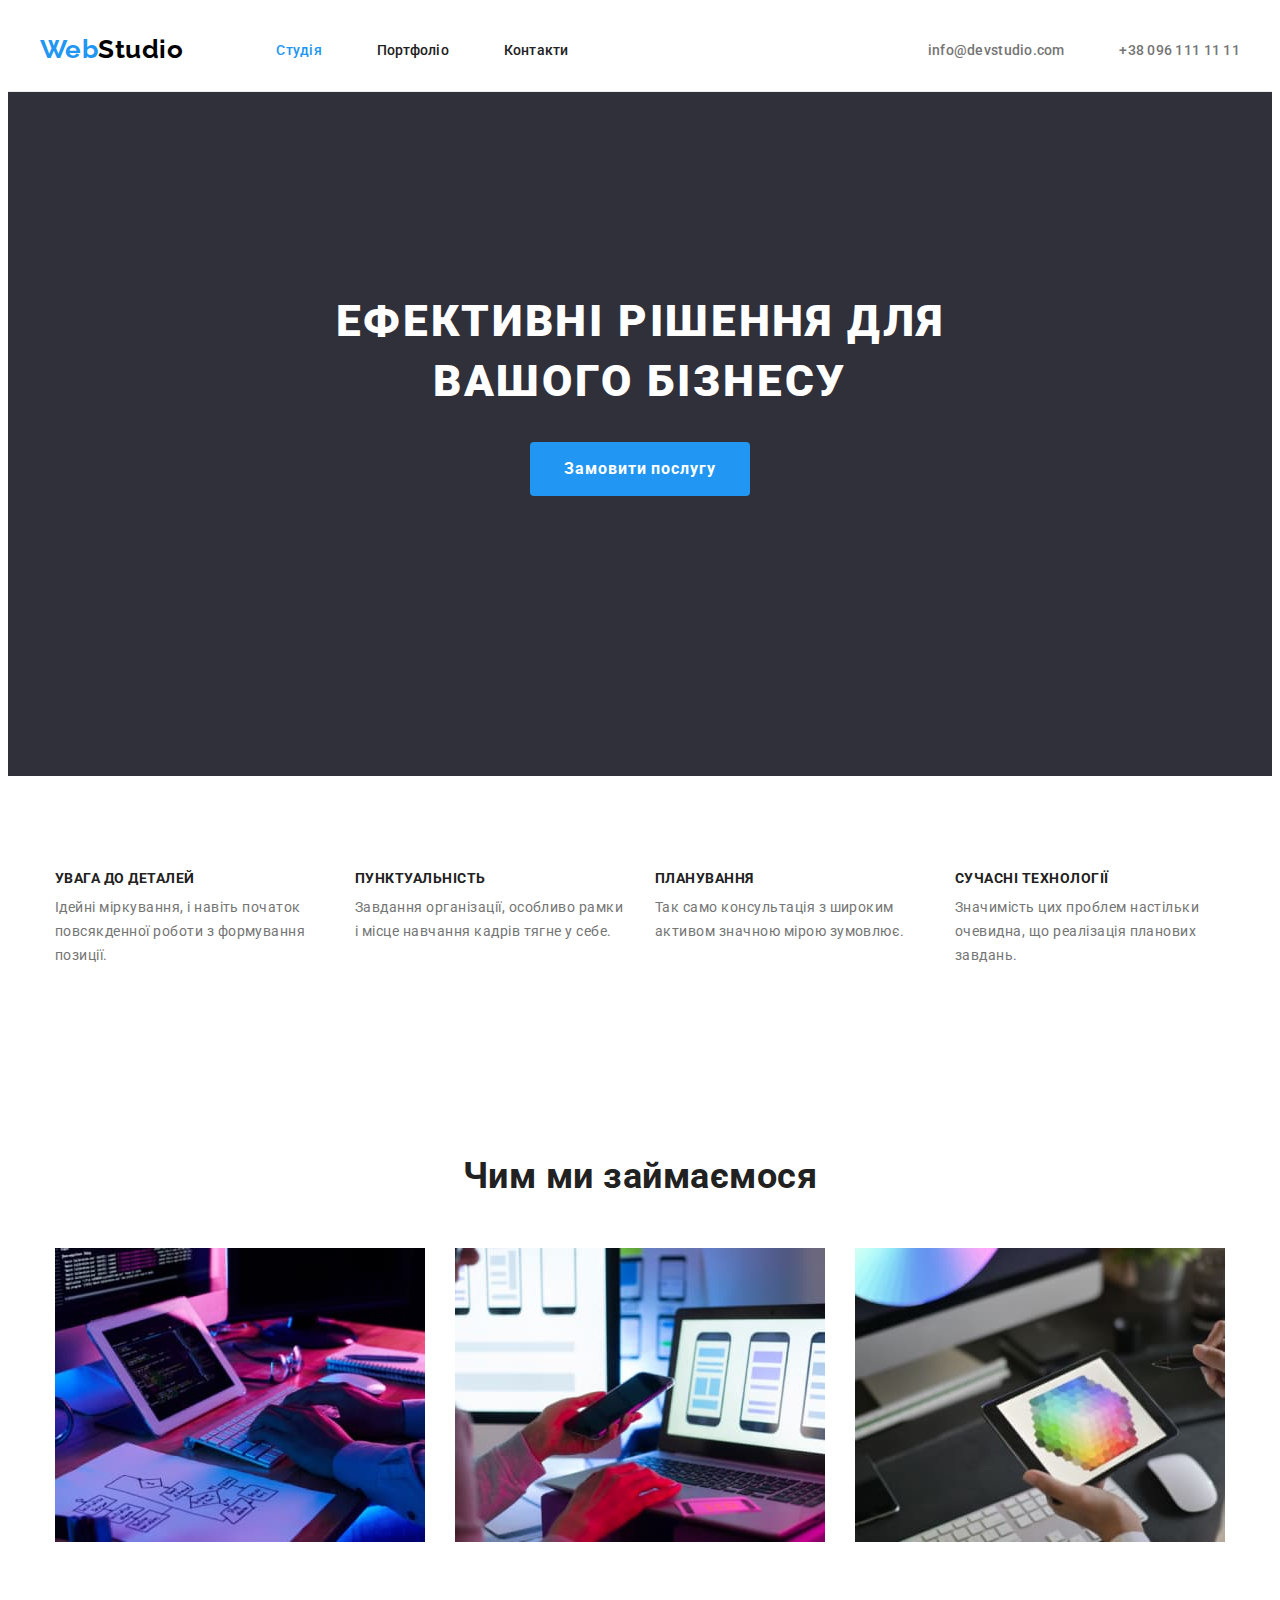
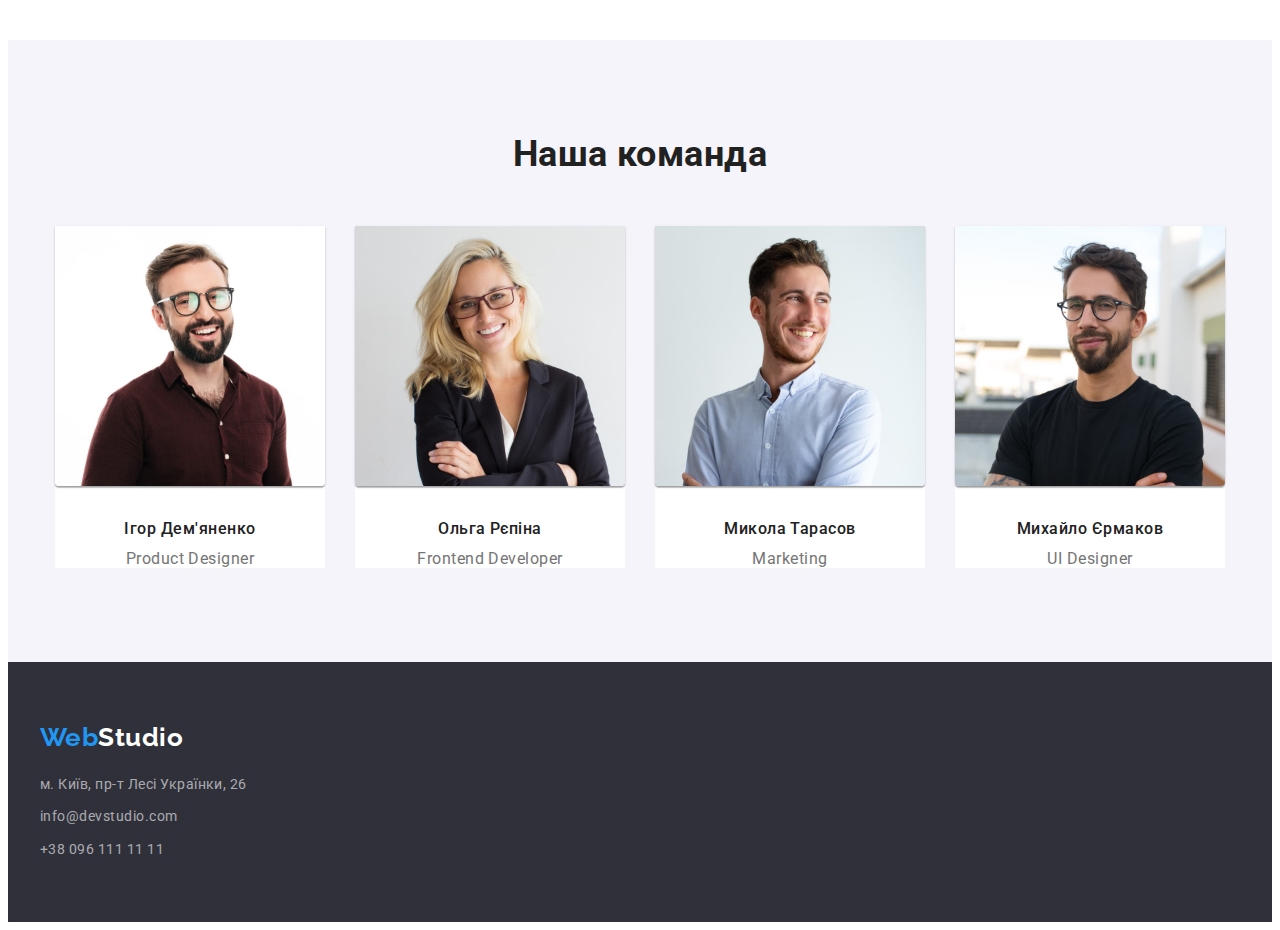
<file: index.html>
<!DOCTYPE html>
<html lang="uk">
  <head>
    <meta charset="UTF-8" />
    <meta http-equiv="X-UA-Compatible" content="IE=edge" />
    <meta name="viewport" content="width=device-width, initial-scale=1.0" />
    <link rel="preconnect" href="https://fonts.googleapis.com">
    <link rel="preconnect" href="https://fonts.gstatic.com" crossorigin>
    <link href="https://fonts.googleapis.com/css2?family=Raleway:wght@700&family=Roboto:wght@400;500;700;900&display=swap" rel="stylesheet">
    <title>WebStudio</title>
    <link rel="stylesheet" href="css/styles.css">
  </head>
  <body>
    <!-- Hat -->
    <header class="background-header">
      <div class="container list logo-heder">
        <nav class="logonav">
          <div class="logo">
            <!-- Logo -->
            <a href="./index.html" class="headerlogo"
            ><span class="logo-web">Web</span>Studio</a>
          </div>
          <ul class="site-nav list">
            <li class="item"><a href="./index.html" class="navigation current">Студія</a></li>
            <li class="item"><a href="./portfolio.html" class="navigation">Портфоліо</a></li>
            <li class="item"><a href="#" class="navigation">Контакти</a></li>
          </ul>
        </nav>
        <!-- Contacts -->
        <ul class="auth list">
          <li class="item"><a href="mailto:info@devstudio.com" class="headcontact-addres">info@devstudio.com</a></li>
          <li class="item"><a href="tel:+380961111111" class="headcontact-addres">+38 096 111 11 11</a></li>
        </ul>
      </div>
    </header>
    <!-- main -->
    <main>
      <!-- section hero -->
      <section class="hero">
        <div class="container list">
          <h1 class="hero-title list">Ефективні рішення для вашого бізнесу</h1>
          <button type="button" class="button-hero">Замовити послугу</button>
        </div>
      </section>
      <!-- why are we -->
      <section class="section">
        <div class="container list">
          <h2 class="visually-hidden">Чому саме ми</h2>
          <ul class="list about-us">
            <li class="about-us-text">
              <h3 class="title list">УВАГА ДО ДЕТАЛЕЙ</h3>
              <p class="title-text list">
                Ідейні міркування, і навіть початок повсякденної роботи з
                формування позиції.
              </p>
            </li>
            <li class="about-us-text">
            <h3 class="title list">ПУНКТУАЛЬНІСТЬ</h3>
              <p class="title-text list">
                Завдання організації, особливо рамки і місце навчання кадрів тягне
                у себе.
              </p>
            </li>
            <li class="about-us-text">
              <h3 class="title list">ПЛАНУВАННЯ</h3>
              <p class="title-text list">
                Так само консультація з широким активом значною мірою зумовлює.
              </p>
            </li>
            <li class="about-us-text">
              <h3 class="title list">СУЧАСНІ ТЕХНОЛОГІЇ</h3>
              <p class="title-text list">
                Значимість цих проблем настільки очевидна, що реалізація планових
                завдань.
              </p>
            </li>
          </ul>
        </div>
      </section>
      <!-- What are we doing. -->
      <section class="section">
        <div class="container list img-work">
          <h2 class="section-title list">Чим ми займаємося</h2>
          <ul class="list card">
            <li class="list card-list">
              <img
                src="./images/сoding-on-tablet.jpg"
                alt="сoding on tablet"
                width="370"
                height="294"
              />
            </li>
            <li class="list card-list">
              <img
                src="./images/laptop-and-mobile-phone.jpg"
                alt="laptop and mobile phone"
                width="370"
                height="294"
              />
            </li>
            <li class="list card-list">
              <img
                src="./images/сolor-selection-on-tablet.jpg"
                alt="сolor selection on tablet"
                width="370"
                height="294"
              />
            </li>
          </ul>
        </div>
      </section>
      <!-- our team -->
      <section class="section our-team">
        <div class="container list">
          <h2 class="section-title list">Наша команда</h2>
          <ul class="list img-card">
            <li class="img-team list">
              <img
                src="./images/Igor-Demyanenko.jpg"
                alt="Igor Demyanenko"
                width="270"
                height="260" class="photocard"
              />
              <h3 class="img-title list">Ігор Дем'яненко</h3>
              <p class="img-text list">Product Designer</p>
            </li>
            <li class="img-team list">
              <img
                src="./images/Olga-Repina.jpg"
                alt="Olga Repina"
                width="270"
                height="260" class="photocard"
              />
              <h3 class="img-title list">Ольга Рєпіна</h3>
              <p class="img-text list">Frontend Developer</p>
            </li>
            <li class="img-team list">
              <img
                src="./images/Mikola-Tarasov.jpg"
                alt="Mikola Tarasov"
                width="270"
                height="260" class="photocard"
              />
              <h3 class="img-title list">Микола Тарасов</h3>
              <p class="img-text list">Marketing</p>
            </li>
            <li class="img-team list">
              <img
                src="./images/Mikhailo-Yermakov.jpg"
                alt="Mikhailo Yermakov"
                width="270"
                height="260" class="photocard"
              />
              <h3 class="img-title list">Михайло Єрмаков</h3>
              <p class="img-text list">UI Designer</p>
            </li>
          </ul>
        </div>
        
      </section>
    </main>
    <!-- footer -->
    <footer class="footer">
      <div class="container list footer-address">
        <div class="logo-footer">
          <!-- address -->
          <a href="./index.html" class="footerlogo"><span class="logo-web">Web</span>Studio</a>
        </div>
        <address class="address">
          <ul class="list footercontact">
            <li class="item">
              <a class="footercontact-addres list"
                href="https://goo.gl/maps/maQHvK9j9s51aTgQ8"
                target="_blank"
                rel="noreferrer noopener nofollow"
                title="Google Maps"
                >м. Київ, пр-т Лесі Українки, 26
              </a>
            </li>
            <li class="item"><a href="mailto:info@devstudio.com" class="footercontact-link">info@devstudio.com</a></li>
            <li class="item"><a href="tel:+380961111111" class="footercontact-link">+38 096 111 11 11</a></li>
          </ul>
        </address>
      </div>
      
    </footer>
  </body>
</html>
</file>
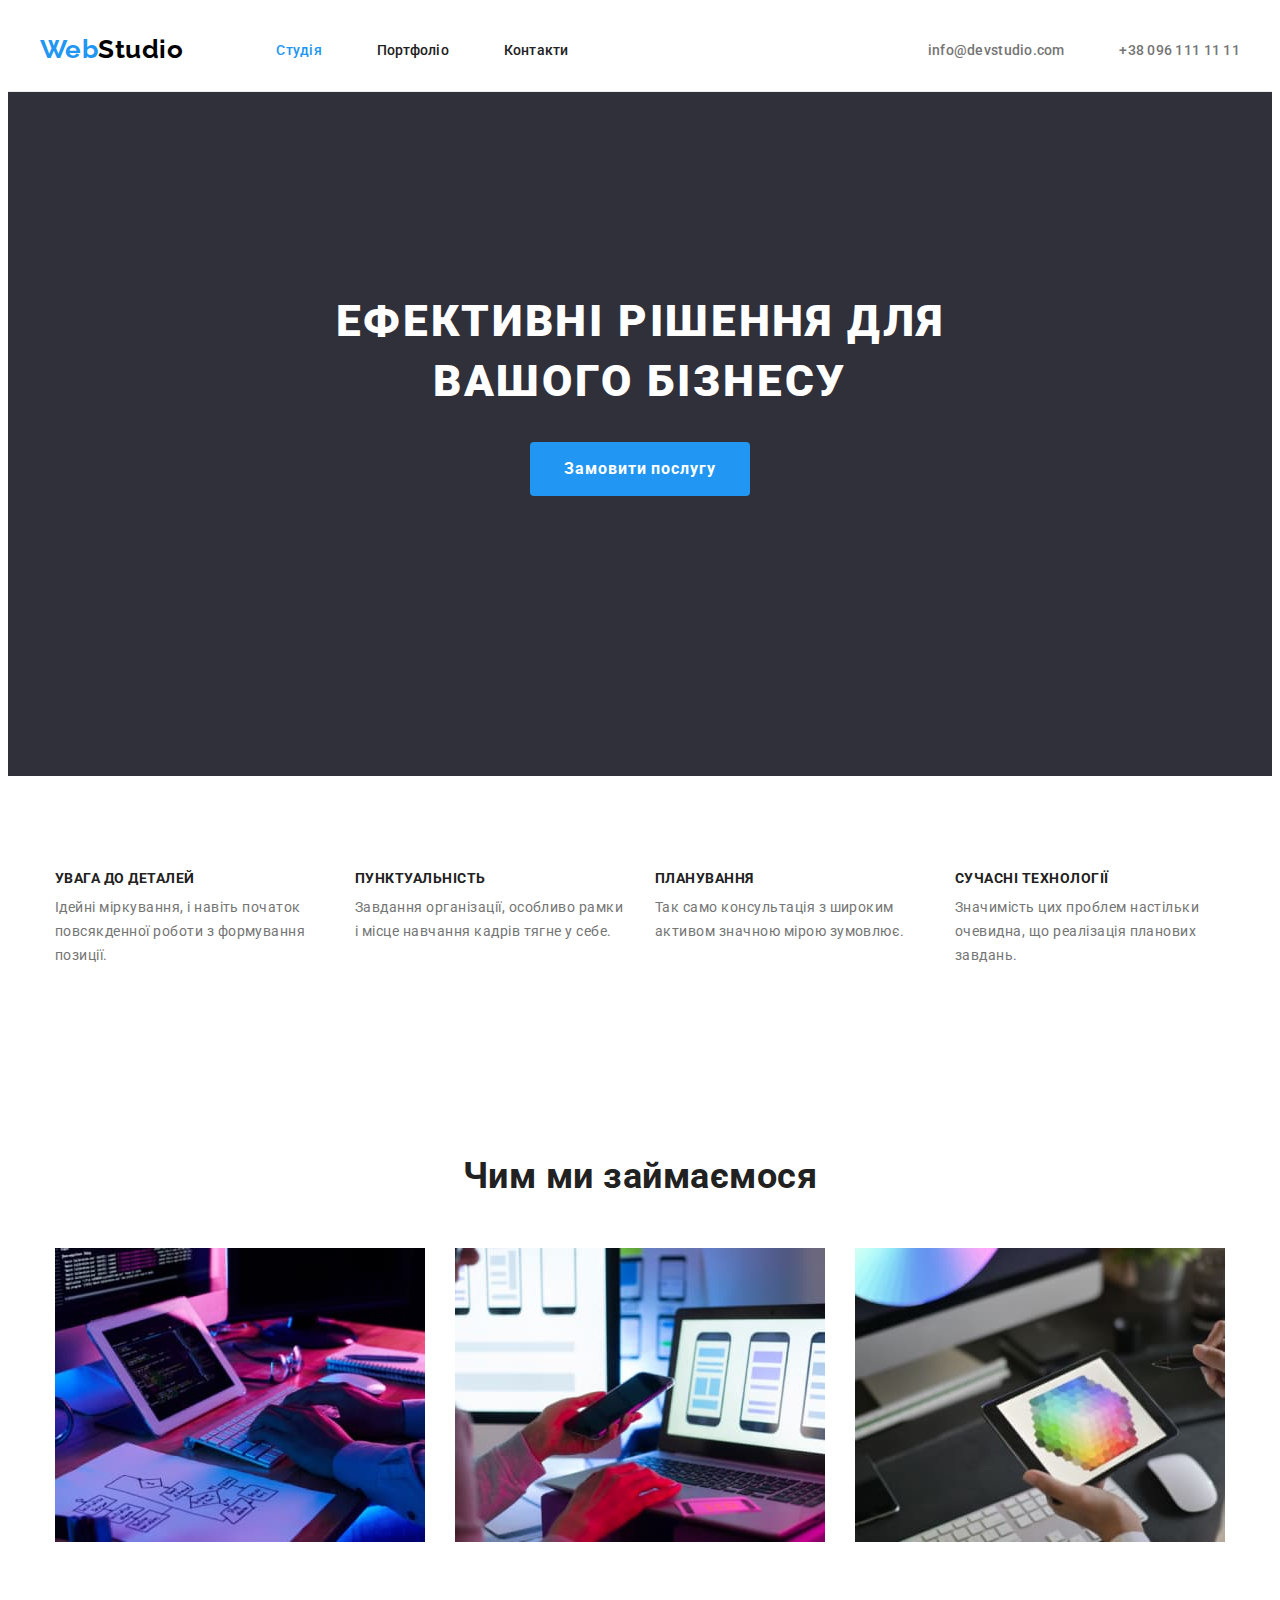
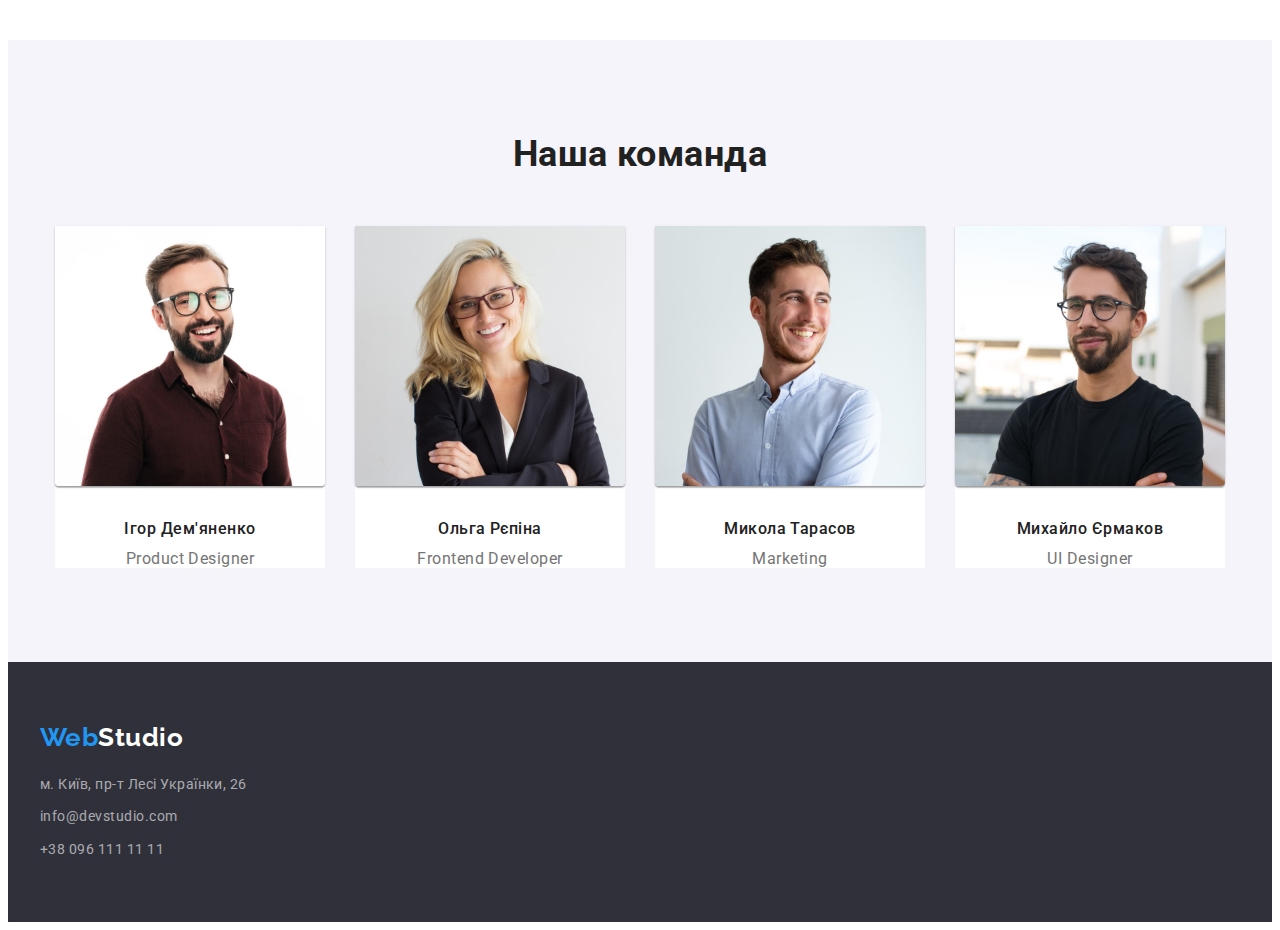
<file: index-trening.html>
<!DOCTYPE html>
<html lang="uk">
  <head>
    <meta charset="UTF-8" />
    <meta http-equiv="X-UA-Compatible" content="IE=edge" />
    <meta name="viewport" content="width=device-width, initial-scale=1.0" />
    <link rel="preconnect" href="https://fonts.googleapis.com">
    <link rel="preconnect" href="https://fonts.gstatic.com" crossorigin>
    <link href="https://fonts.googleapis.com/css2?family=Raleway:wght@700&family=Roboto:wght@400;500;700;900&display=swap" rel="stylesheet">
    <title>WebStudio</title>
    <link rel="stylesheet" href="css/styles.css">
  </head>
  <body>
    <!-- Hat -->
    <header class="background-header">
      <div class="container logo-heder">
        <nav class="logonav">
          <div class="logo">
            <!-- Logo -->
            <a href="./index.html" class="headerlogo"
            ><span class="logo-web">Web</span>Studio</a>
          </div>
          <ul class="site-nav list">
            <li class="item"><a href="./index.html" class="navigation current">Студія</a></li>
            <li class="item"><a href="./portfolio.html" class="navigation">Портфоліо</a></li>
            <li class="item"><a href="#" class="navigation">Контакти</a></li>
          </ul>
        </nav>
        <!-- Contacts -->
        <ul class="auth list">
          <li class="item"><a href="mailto:info@devstudio.com" class="headcontact-addres">info@devstudio.com</a></li>
          <li class="item"><a href="tel:+380961111111" class="headcontact-addres">+38 096 111 11 11</a></li>
        </ul>
      </div>
    </header>
    <!-- main -->
    <main>
      <!-- section hero -->
      <section class="hero">
        <div class="container">
          <h1 class="hero-title list">Ефективні рішення для вашого бізнесу</h1>
          <button type="button" class="button-hero">Замовити послугу</button>
        </div>
      </section>
      <!-- why are we -->
      <section class="section why-are-we">
        <div class="container">
          <h2 class="visually-hidden">Чому саме ми</h2>
          <ul class="list about-us">
            <li class="about-us-text">
              <h3 class="title list">УВАГА ДО ДЕТАЛЕЙ</h3>
              <p class="title-text list">
                Ідейні міркування, і навіть початок повсякденної роботи з
                формування позиції.
              </p>
            </li>
            <li class="about-us-text">
            <h3 class="title list">ПУНКТУАЛЬНІСТЬ</h3>
              <p class="title-text list">
                Завдання організації, особливо рамки і місце навчання кадрів тягне
                у себе.
              </p>
            </li>
            <li class="about-us-text">
              <h3 class="title list">ПЛАНУВАННЯ</h3>
              <p class="title-text list">
                Так само консультація з широким активом значною мірою зумовлює.
              </p>
            </li>
            <li class="about-us-text">
              <h3 class="title list">СУЧАСНІ ТЕХНОЛОГІЇ</h3>
              <p class="title-text list">
                Значимість цих проблем настільки очевидна, що реалізація планових
                завдань.
              </p>
            </li>
          </ul>
        </div>
      </section>
      <!-- What are we doing. -->
      <section class="section work">
        <div class="container img-work">
          <h2 class="section-title list">Чим ми займаємося</h2>
          <ul class="list card">
            <li class="list card-list">
              <img
                src="./images/сoding-on-tablet.jpg"
                alt="сoding on tablet"
                width="370"
                height="294"
              />
            </li>
            <li class="list card-list">
              <img
                src="./images/laptop-and-mobile-phone.jpg"
                alt="laptop and mobile phone"
                width="370"
                height="294"
              />
            </li>
            <li class="list card-list">
              <img
                src="./images/сolor-selection-on-tablet.jpg"
                alt="сolor selection on tablet"
                width="370"
                height="294"
              />
            </li>
          </ul>
        </div>
      </section>
      <!-- our team -->
      <section class="section our-team">
        <div class="container">
          <h2 class="section-title list">Наша команда</h2>
          <ul class="list img-card">
            <li class="img-team list">
              <img
                src="./images/Igor-Demyanenko.jpg"
                alt="Igor Demyanenko"
                width="270"
                height="260" class="photocard"
              />
              <h3 class="img-title list">Ігор Дем'яненко</h3>
              <p class="img-text list">Product Designer</p>
            </li>
            <li class="img-team list">
              <img
                src="./images/Olga-Repina.jpg"
                alt="Olga Repina"
                width="270"
                height="260" class="photocard"
              />
              <h3 class="img-title list">Ольга Рєпіна</h3>
              <p class="img-text list">Frontend Developer</p>
            </li>
            <li class="img-team list">
              <img
                src="./images/Mikola-Tarasov.jpg"
                alt="Mikola Tarasov"
                width="270"
                height="260" class="photocard"
              />
              <h3 class="img-title list">Микола Тарасов</h3>
              <p class="img-text list">Marketing</p>
            </li>
            <li class="img-team list">
              <img
                src="./images/Mikhailo-Yermakov.jpg"
                alt="Mikhailo Yermakov"
                width="270"
                height="260" class="photocard"
              />
              <h3 class="img-title list">Михайло Єрмаков</h3>
              <p class="img-text list">UI Designer</p>
            </li>
          </ul>
        </div>
        
      </section>
    </main>
    <!-- footer -->
    <footer class="footer">
      <div class="container footer-address">
        <div class="logo-footer">
          <!-- address -->
          <a href="./index.html" class="footerlogo"><span class="logo-web">Web</span>Studio</a>
        </div>
        <address class="address">
          <ul class="list footercontact">
            <li class="item">
              <a class="footercontact-addres list"
                href="https://goo.gl/maps/maQHvK9j9s51aTgQ8"
                target="_blank"
                rel="noreferrer noopener nofollow"
                title="Google Maps"
                >м. Київ, пр-т Лесі Українки, 26
              </a>
            </li>
            <li class="item"><a href="mailto:info@devstudio.com" class="footercontact-link">info@devstudio.com</a></li>
            <li class="item"><a href="tel:+380961111111" class="footercontact-link">+38 096 111 11 11</a></li>
          </ul>
        </address>
      </div>
      
    </footer>
  </body>
</html>
</file>
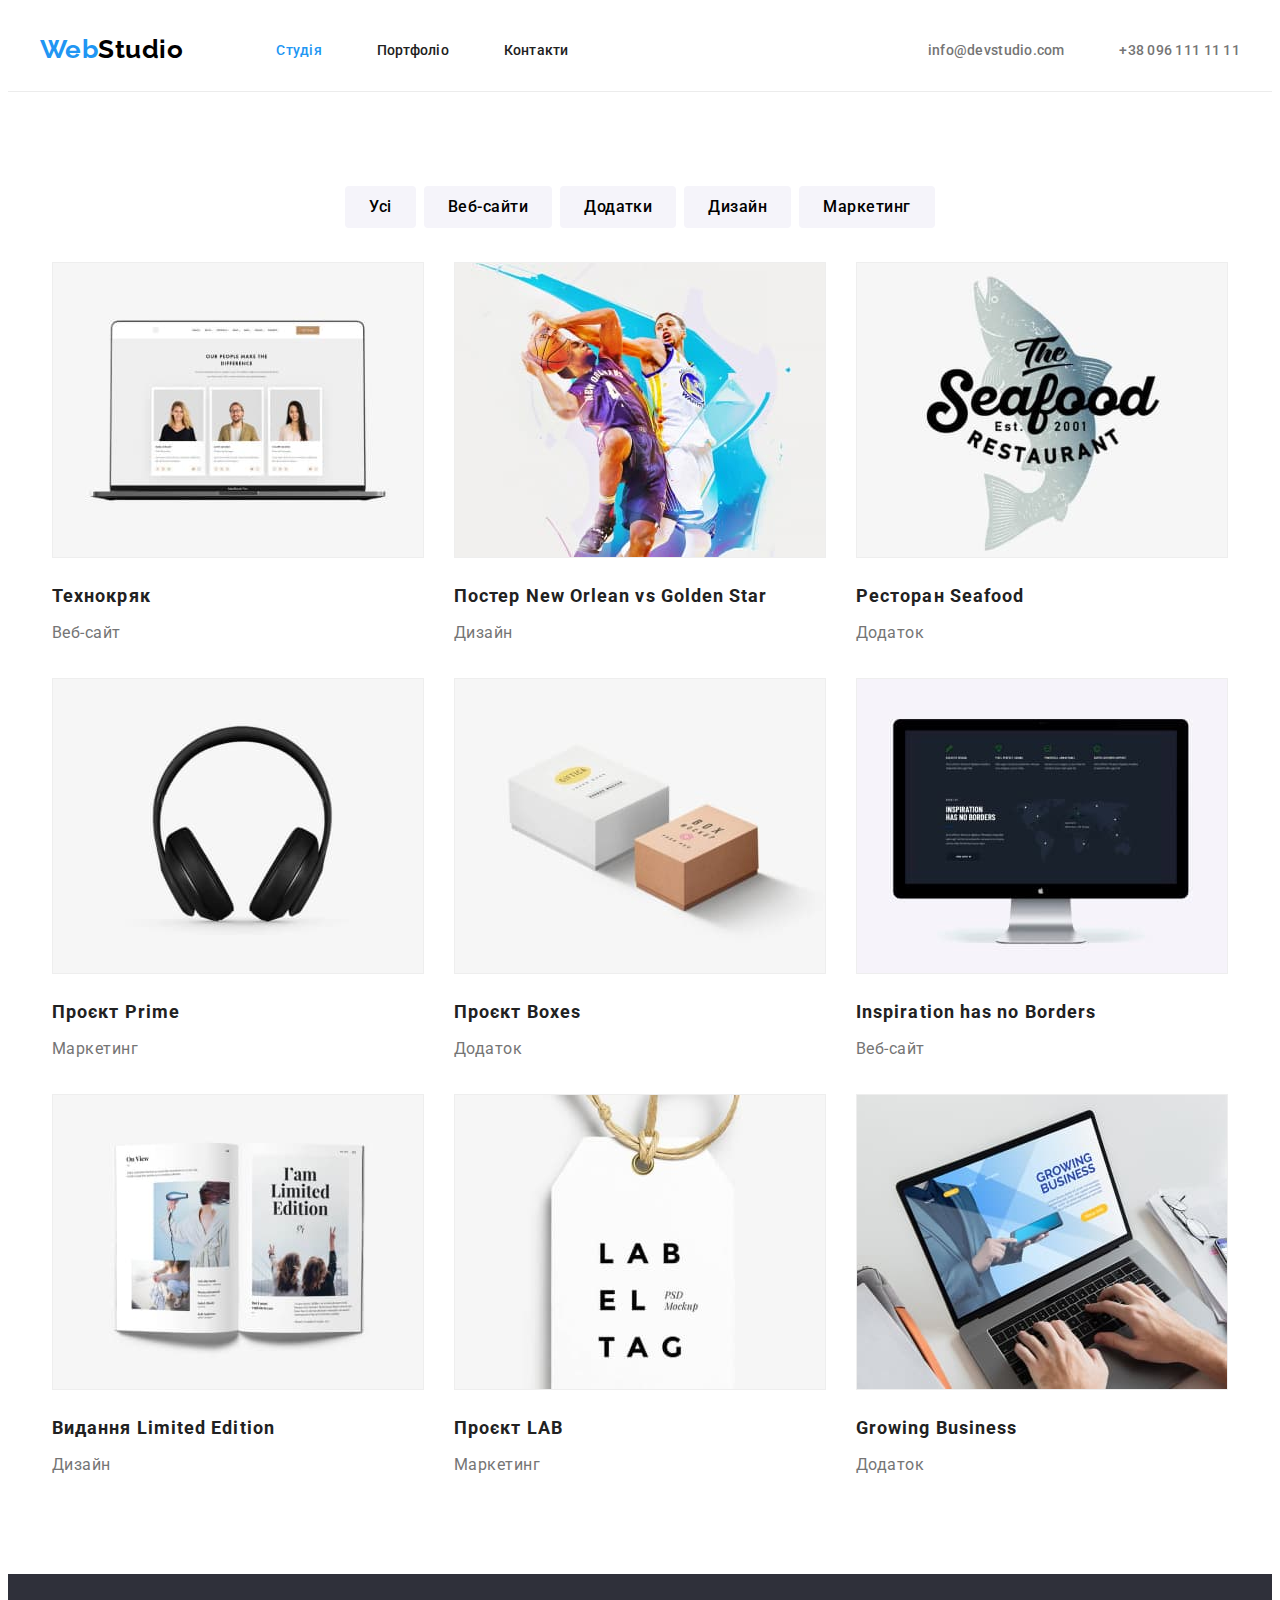
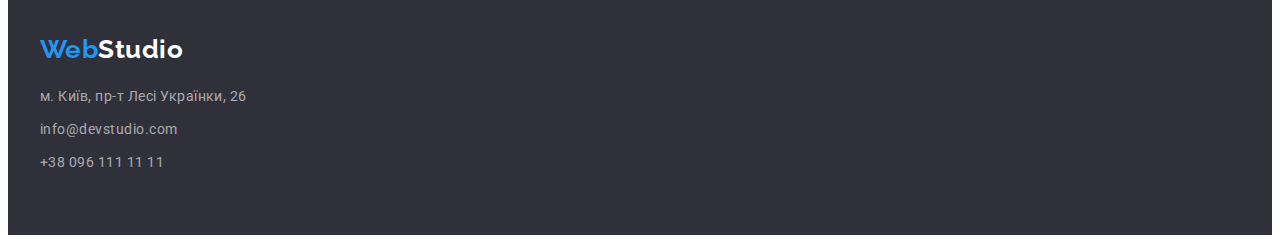
<file: portfolio-trening.html>
<!DOCTYPE html>
<html lang="uk">
  <head>
    <meta charset="UTF-8" />
    <meta http-equiv="X-UA-Compatible" content="IE=edge" />
    <meta name="viewport" content="width=device-width, initial-scale=1.0" />
    <link rel="preconnect" href="https://fonts.googleapis.com">
    <link rel="preconnect" href="https://fonts.gstatic.com" crossorigin>
    <link href="https://fonts.googleapis.com/css2?family=Raleway:wght@700&family=Roboto:wght@400;500;700;900&display=swap" rel="stylesheet">
    <title>Portfolio</title>
    <link rel="stylesheet" href="css/styles.css">
  </head>
  <body>
    <!-- Hat -->
    <header class="background-header">
      <div class="container logo-heder">
        <nav class="logonav">
          <div class="logo">
            <!-- Logo -->
            <a href="./index.html" class="headerlogo"
            ><span class="logo-web">Web</span>Studio</a>
          </div>
          <ul class="site-nav list">
            <li class="item"><a href="./index.html" class="navigation current">Студія</a></li>
            <li class="item"><a href="./portfolio.html" class="navigation">Портфоліо</a></li>
            <li class="item"><a href="#" class="navigation">Контакти</a></li>
          </ul>
        </nav>
        <!-- Contacts -->
        <ul class="auth list">
          <li class="item"><a href="mailto:info@devstudio.com" class="headcontact-addres">info@devstudio.com</a></li>
          <li class="item"><a href="tel:+380961111111" class="headcontact-addres">+38 096 111 11 11</a></li>
        </ul>
      </div>
    </header>
    <!-- main -->
    <main>
      <!-- Portfolio -->
      <section class="section portfolio">
        <div class="container">
          <h1 class="visually-hidden">Портфоліо</h1>
          <ul class="list portfolio-butten">
            <li class="portfolio-list"><button type="button" class="navigation-butten aii ">Усі</button></li>
            <li class="portfolio-list"><button type="button" class="navigation-butten">Веб-сайти</button></li>
            <li class="portfolio-list"><button type="button" class="navigation-butten">Додатки</button></li>
            <li class="portfolio-list"><button type="button" class="navigation-butten">Дизайн</button></li>
            <li class="portfolio-list"><button type="button" class="navigation-butten">Маркетинг</button></li>
          </ul>
          <ul class="list portfolio-card">
            <li class="portfolio-img">
              <a href="#"><img src="./images/notebook.jpg" alt="notebook" width="370" height="294" class="img-link" />
              <h2 class="imgsection-title list">Технокряк</h2>
              <p class="desc text list">Веб-сайт</p></a>
            </li>
            <li class="portfolio-img">
              <a href="#"><img src="./images/basketball-game.jpg" alt="basketball-game" width="370" height="294" class="img-link" />
              <h2 class="imgsection-title list">Постер New Orlean vs Golden Star</h2>
              <p class="desc list">Дизайн</p></a>
            </li>
            <li class="portfolio-img">
              <a href="#"><img src="./images/logo-seafood.jpg" alt="logo-seafood" width="370" height="294" class="img-link" />
              <h2 class="imgsection-title list">Ресторан Seafood</h2>
              <p class="desc list">Додаток</p></a>
            </li>
            <li class="portfolio-img">
              <a href="#"><img src="./images/headphones.jpg" alt="headphones" width="370" height="294" class="img-link" />
              <h2 class="imgsection-title list">Проєкт Prime</h2>
              <p class="desc list">Маркетинг</p></a>
            </li>
            <li class="portfolio-img">
              <a href="#"><img src="./images/boxes.jpg" alt="boxes" width="370" height="294" class="img-link" />
              <h2 class="imgsection-title list">Проєкт Boxes</h2>
              <p class="desc list">Додаток</p></a>
            </li>
            <li class="portfolio-img">
              <a href="#"><img src="./images/monitor.jpg" alt="monitor" width="370" height="294" class="img-link" />
              <h2 class="imgsection-title list">Inspiration has no Borders</h2>
              <p class="desc list">Веб-сайт</p></a>
            </li>
            <li class="portfolio-img">
              <a href="#"><img src="./images/open-book.jpg" alt="open-book" width="370" height="294" class="img-link" />
              <h2 class="imgsection-title list">Видання Limited Edition</h2>
              <p class="desc list">Дизайн</p></a>
            </li>
            <li class="portfolio-img">
              <a href="#"><img src="./images/commodity-label.jpg" alt="commodity-label" width="370" height="294" class="img-link" />
              <h2 class="imgsection-title list">Проєкт LAB</h2>
              <p class="desc list">Маркетинг</p></a>
            </li>
            <li class="portfolio-img">
              <a href="#"><img src="./images/work-on-laptop.jpg" alt="work-on-laptop" width="370" height="294" class="img-link" />
              <h2 class="imgsection-title list">Growing Business</h2>
              <p class="desc list">Додаток</p></a>
            </li>
          </ul>
        </div>
        
      </section>
    </main>
    <!-- footer -->
    <footer class="footer">
      <div class="container footer-address">
        <div class="logo-footer">
          <!-- address -->
          <a href="./index.html" class="footerlogo"><span class="logo-web">Web</span>Studio</a>
        </div>
        <address class="address">
          <ul class="list footercontact">
            <li class="item">
              <a class="footercontact-addres list"
                href="https://goo.gl/maps/maQHvK9j9s51aTgQ8"
                target="_blank"
                rel="noreferrer noopener nofollow"
                title="Google Maps"
                >м. Київ, пр-т Лесі Українки, 26
              </a>
            </li>
            <li class="item"><a href="mailto:info@devstudio.com" class="footercontact-link">info@devstudio.com</a></li>
            <li class="item"><a href="tel:+380961111111" class="footercontact-link">+38 096 111 11 11</a></li>
          </ul>
        </address>
      </div>
      
    </footer>
  </body>
</html>
</file>
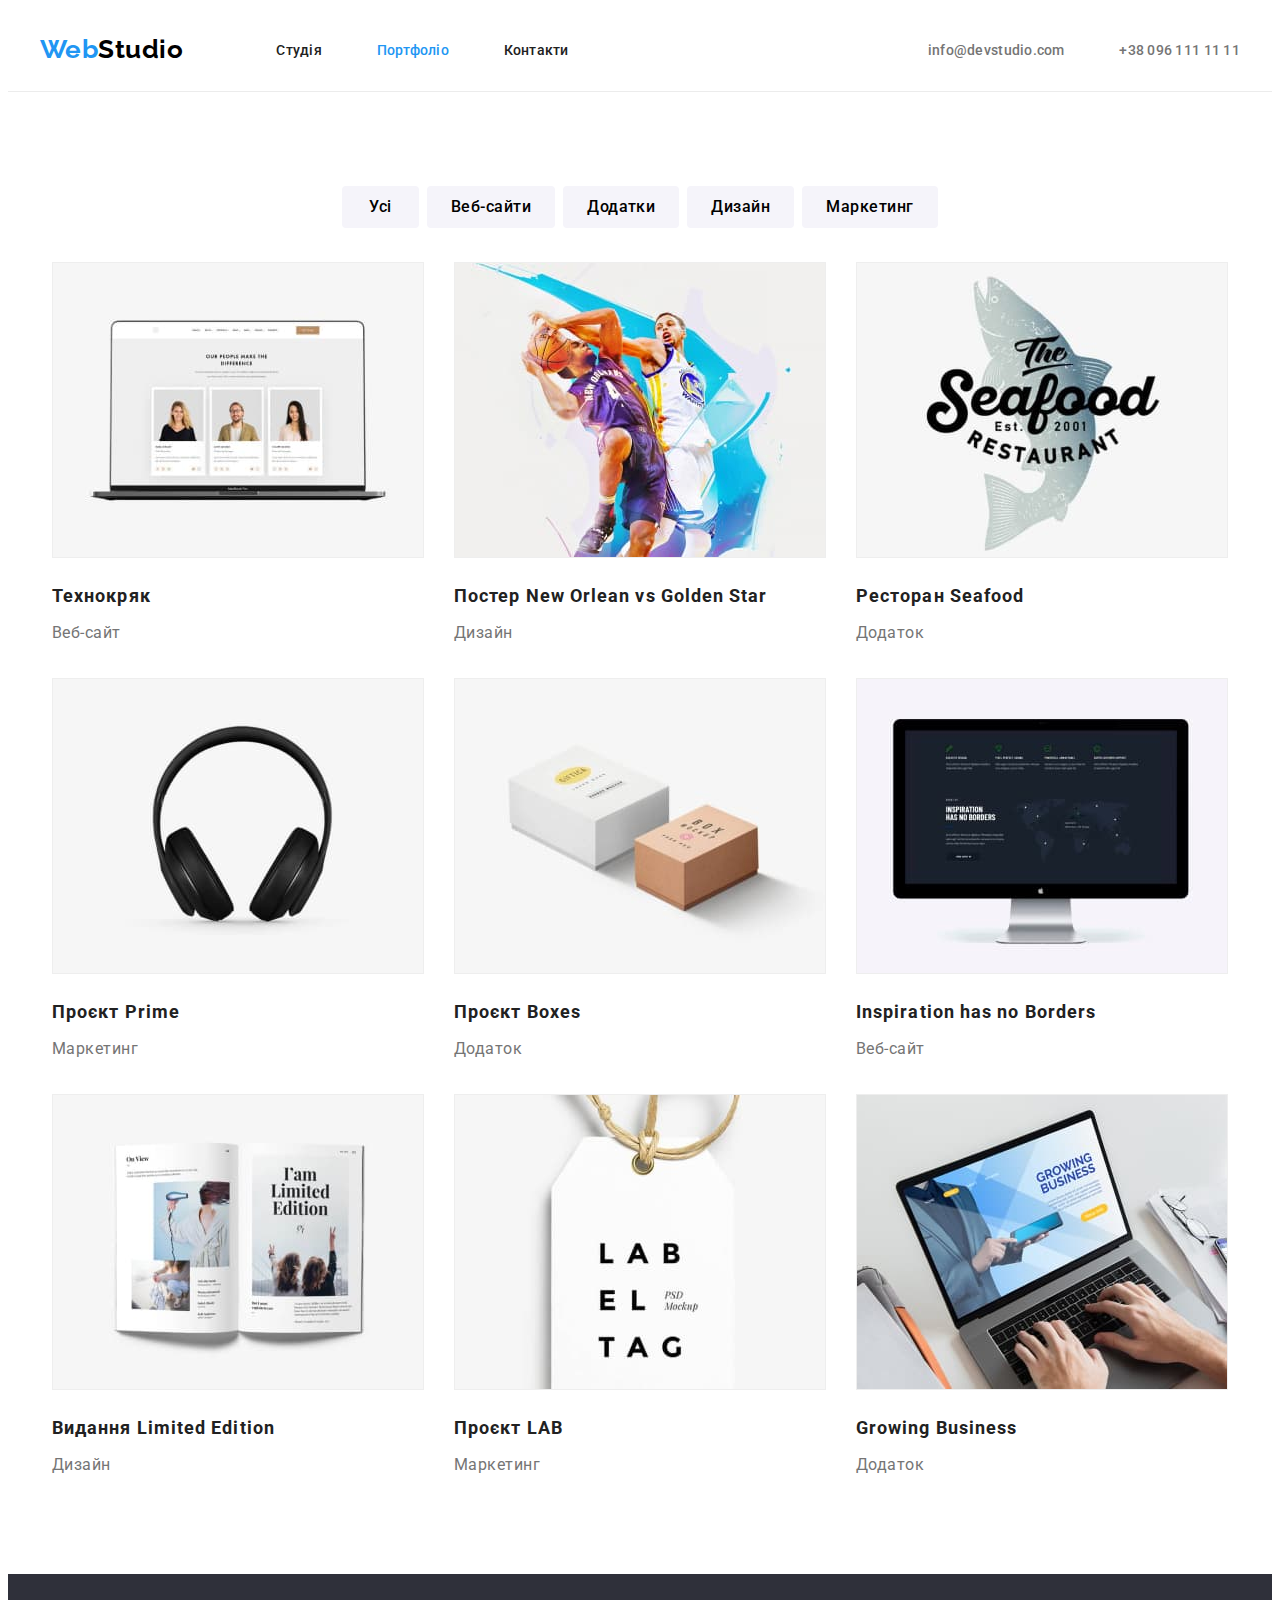
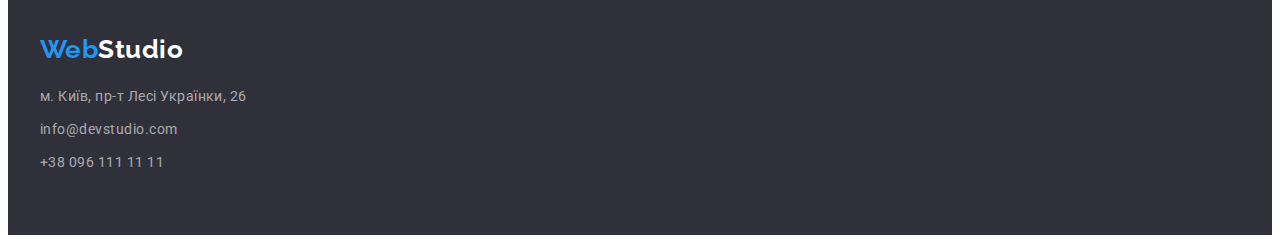
<file: portfolio.html>
<!DOCTYPE html>
<html lang="uk">
  <head>
    <meta charset="UTF-8" />
    <meta http-equiv="X-UA-Compatible" content="IE=edge" />
    <meta name="viewport" content="width=device-width, initial-scale=1.0" />
    <link rel="preconnect" href="https://fonts.googleapis.com">
    <link rel="preconnect" href="https://fonts.gstatic.com" crossorigin>
    <link href="https://fonts.googleapis.com/css2?family=Raleway:wght@700&family=Roboto:wght@400;500;700;900&display=swap" rel="stylesheet">
    <title>Portfolio</title>
    <link rel="stylesheet" href="css/styles.css">
  </head>
  <body>
    <!-- Hat -->
    <header class="background-header">
      <div class="container list logo-heder">
        <nav class="logonav">
          <div class="logo">
            <!-- Logo -->
            <a href="./index.html" class="headerlogo"
            ><span class="logo-web">Web</span>Studio</a>
          </div>
          <ul class="site-nav list">
            <li class="item"><a href="./index.html" class="navigation">Студія</a></li>
            <li class="item"><a href="./portfolio.html" class="navigation current">Портфоліо</a></li>
            <li class="item"><a href="#" class="navigation">Контакти</a></li>
          </ul>
        </nav>
        <!-- Contacts -->
        <ul class="auth list">
          <li class="item"><a href="mailto:info@devstudio.com" class="headcontact-addres">info@devstudio.com</a></li>
          <li class="item"><a href="tel:+380961111111" class="headcontact-addres">+38 096 111 11 11</a></li>
        </ul>
      </div>
    </header>
    <!-- main -->
    <main>
      <!-- Portfolio -->
      <section class="section">
        <div class="container list">
          <h1 class="visually-hidden">Портфоліо</h1>
          <ul class="list portfolio-butten">
            <li class="portfolio-list"><button type="button" class="navigation-butten all ">Усі</button></li>
            <li class="portfolio-list"><button type="button" class="navigation-butten">Веб-сайти</button></li>
            <li class="portfolio-list"><button type="button" class="navigation-butten">Додатки</button></li>
            <li class="portfolio-list"><button type="button" class="navigation-butten">Дизайн</button></li>
            <li class="portfolio-list"><button type="button" class="navigation-butten">Маркетинг</button></li>
          </ul>
          <ul class="list portfolio-card">
            <li class="portfolio-img">
              <a href="#"><img src="./images/notebook.jpg" alt="notebook" width="370" height="294" class="img-link" />
              <h2 class="imgsection-title list">Технокряк</h2>
              <p class="desc text list">Веб-сайт</p></a>
            </li>
            <li class="portfolio-img">
              <a href="#"><img src="./images/basketball-game.jpg" alt="basketball-game" width="370" height="294" class="img-link" />
              <h2 class="imgsection-title list">Постер New Orlean vs Golden Star</h2>
              <p class="desc list">Дизайн</p></a>
            </li>
            <li class="portfolio-img">
              <a href="#"><img src="./images/logo-seafood.jpg" alt="logo-seafood" width="370" height="294" class="img-link" />
              <h2 class="imgsection-title list">Ресторан Seafood</h2>
              <p class="desc list">Додаток</p></a>
            </li>
            <li class="portfolio-img">
              <a href="#"><img src="./images/headphones.jpg" alt="headphones" width="370" height="294" class="img-link" />
              <h2 class="imgsection-title list">Проєкт Prime</h2>
              <p class="desc list">Маркетинг</p></a>
            </li>
            <li class="portfolio-img">
              <a href="#"><img src="./images/boxes.jpg" alt="boxes" width="370" height="294" class="img-link" />
              <h2 class="imgsection-title list">Проєкт Boxes</h2>
              <p class="desc list">Додаток</p></a>
            </li>
            <li class="portfolio-img">
              <a href="#"><img src="./images/monitor.jpg" alt="monitor" width="370" height="294" class="img-link" />
              <h2 class="imgsection-title list">Inspiration has no Borders</h2>
              <p class="desc list">Веб-сайт</p></a>
            </li>
            <li class="portfolio-img">
              <a href="#"><img src="./images/open-book.jpg" alt="open-book" width="370" height="294" class="img-link" />
              <h2 class="imgsection-title list">Видання Limited Edition</h2>
              <p class="desc list">Дизайн</p></a>
            </li>
            <li class="portfolio-img">
              <a href="#"><img src="./images/commodity-label.jpg" alt="commodity-label" width="370" height="294" class="img-link" />
              <h2 class="imgsection-title list">Проєкт LAB</h2>
              <p class="desc list">Маркетинг</p></a>
            </li>
            <li class="portfolio-img">
              <a href="#"><img src="./images/work-on-laptop.jpg" alt="work-on-laptop" width="370" height="294" class="img-link" />
              <h2 class="imgsection-title list">Growing Business</h2>
              <p class="desc list">Додаток</p></a>
            </li>
          </ul>
        </div>
        
      </section>
    </main>
    <!-- footer -->
    <footer class="footer">
      <div class="container list footer-address">
        <div class="logo-footer">
          <!-- address -->
          <a href="./index.html" class="footerlogo"><span class="logo-web">Web</span>Studio</a>
        </div>
        <address class="address">
          <ul class="list footercontact">
            <li class="item">
              <a class="footercontact-addres list"
                href="https://goo.gl/maps/maQHvK9j9s51aTgQ8"
                target="_blank"
                rel="noreferrer noopener nofollow"
                title="Google Maps"
                >м. Київ, пр-т Лесі Українки, 26
              </a>
            </li>
            <li class="item"><a href="mailto:info@devstudio.com" class="footercontact-link">info@devstudio.com</a></li>
            <li class="item"><a href="tel:+380961111111" class="footercontact-link">+38 096 111 11 11</a></li>
          </ul>
        </address>
      </div>
      
    </footer>
  </body>
</html>
</file>
<file: css/styles.css>
/* Основний кольір тексту   #757575 */
/* Вторічний кольір тексту  #212121 */
/* Колір акцент             #2196F3 */
/* Колір тексту лінк-адрес rgba(255, 255, 255, 0.6) */
/* Колір фону     #FFFFFF */
/* Вторічний фон  #F5F4FA */

:root {
    --primary-text-color: #757575;
    --title-text-color: #212121;
    --addres-link: rgba(255, 255, 255, 0.6);
    --accent-color: #2196F3;
    --main-background: #FFFFFF;
    --secondary-background: #F5F4FA;
}


/* page-body */
body {
    font-family: 'Roboto', sans-serif;
    background-color: var(--main-background);
    color: var(--primary-text-color);
    letter-spacing: 0.03em;
}

.list {
    list-style: none;
    margin: 0;
    padding: 0;
}

   
a {
    text-decoration: none;
}


.background-header {
border-bottom: 1px solid #ECECEC;
align-items: center;
}

.logo-heder {
display: flex;
align-items: center;
}

.container {
    margin-left: auto;
    margin-right: auto;
    width: 1200px;
    padding-right: 15px;
    padding-left: 15px;
    /* outline: 2px solid #dd0707; */
}
/* header */
/* logo */

.logonav {
    display: flex;
}

.logo {
    margin-right: 93px;
    display: flex;
    align-items: center;
    /* outline: 2px solid black; */
}

.headerlogo, 
.logo-web,
.footerlogo {
font-family: 'Raleway', sans-serif;
font-weight: 700;
font-size: 26px;
line-height: 1.19;
}

.logo-web {
    color: var(--accent-color);
}

.headerlogo {
    color: #000000;
}
.footerlogo {
    color: var(--main-background);
}

/* header site-nav */
.site-nav .navigation {
    margin-left: 0;
    padding-top: 32px;
    padding-bottom: 32px;
    /* margin-right: px; */

    color: var(--title-text-color);
    font-weight: 500;
    font-size: 14px;
    line-height: 1.14;
    letter-spacing: 0.02em;
}

.site-nav .navigation:hover, 
.site-nav .navigation:focus {
    color: var(--accent-color);
}

.site-nav .navigation.current {
    color: var(--accent-color);
}

.site-nav .item {
    min-width: 45px;
    margin-right: 50px;
    padding-top: 32px;
    padding-bottom: 32px;
    display: inline-block;
    /* outline: 2px solid black; */
}

.site-nav .item:nth-child(3n) {
    margin-right: 0;
}
.auth .item {
    display: inline-block;
    padding-top: 32px;
    padding-bottom: 32px;
       
    /* outline: 2px solid black; */
}
 
.auth .item + .item {
    margin-left: 50px;
}
/* .auth .item:not(last-child) { */
    /* margin-right: 0px; */
/* } */

.auth {
    margin-left: auto;
}

/* headcontact-addres */
.headcontact-addres {
    color: var(--primary-text-color);
    font-weight: 500;
    font-size: 14px;
    line-height: 1.14;
    letter-spacing: 0.02em;

}
.site-nav .headcontact-addres {
    display: block;
}

.auth .headcontact-addres {
    padding-top: 32px;
    padding-bottom: 32px;
}

.headcontact-addres:hover,
.headcontact-addres:focus {
    color: var(--accent-color);
}

/* section hero */

.section {
    padding-top: 94px;
    padding-bottom: 94px;
}

.hero {
    padding-top: 200px;
    padding-bottom: 280px;
   
    background-color: #2F303A;
    text-align: center;

}

.hero-title {
   
    margin-bottom: 30px;
    padding-left: 252px;
    padding-right: 252px;

    color: var(--main-background);
    text-transform: uppercase;
    font-weight: 900;
    font-size: 44px;
    line-height: 1.36;   
    letter-spacing: 0.06em;
}

.button-hero,
.navigation-butten {
    cursor: pointer
}

.button-hero {
    display: inline-block;
    min-width: 216px;
    padding: 10px 32px;
    
    background-color: var(--accent-color);
    color: var(--main-background);
    border-radius: 4px;
    border-color: transparent;
    font-family: inherit;
    font-weight: 700;
    font-size: 16px;
    line-height: 1.88;
    letter-spacing: 0.06em
}

.button-hero:hover, 
.button-hero:focus {
    background-color: #188CE8;
    color: var(--main-background);
}

/* sections WebStudio */
/* Чому саме ми */
.title-text {
    font-size: 14px;
    line-height: 1.71;
}

/* Уявні заголовки */
.visually-hidden {
    position: absolute;
     width: 1px;
    height: 1px;
    margin: -1px;
    border: 0;
    padding: 0;
    white-space: nowrap;
    clip-path: inset(100%);
    clip: rect(0 0 0 0);
    overflow: hidden;
}

.about-us {
    display: flex;
    flex-wrap: wrap;
    justify-content: center;
/* outline: 2px solid blue; */
}

.about-us-text {
    width: 270px;
    margin-right: 30px;
}

.about-us-text:nth-child(4n) {
    margin-right: 0;
} 

/* Чим ми займаємося */

/* .img-work {
    outline: 2px solid blue;
} */

.card {
    display: flex;
    flex-wrap: wrap;
    justify-content: center;
}

.card-list {
    margin-right: 30px;
}

.card-list:nth-child(3n) {
    margin-right: 0;
}

.title {
    margin-bottom: 10px;

    color: var(--title-text-color);
    font-weight: 700;
    font-size: 14px;
    line-height: 1.19;
}

/* Наша команда */
.our-team {
    text-align: center;
    background-color: var(--secondary-background);
    /* outline: 2px solid red;
    background-color: aqua; */
}

.img-card {
    display: flex;
    flex-wrap: wrap;
    justify-content: center;
}

.img-team {
    width: 270px;
    margin-right: 30px;
    background-color: var(--main-background);
}

.img-team:nth-child(4n) {
    margin-right: 0;
}

.section-title {
    margin-bottom: 50px;

    color: var(--title-text-color);
    font-weight: 700;
    font-size: 36px;
    line-height: 1.16;
    text-align: center;
    
}

.photocard {
    margin-bottom: 30px;
    border-radius: 0px 0px 4px 4px;
    box-shadow: 0px 1px 3px 
    rgba(0, 0, 0, 0.12), 0px 1px 1px
    rgba(0, 0, 0, 0.14), 0px 2px 1px 
    rgba(0, 0, 0, 0.2);
   
}

.img-title {
    margin-bottom: 10px;

    color: var(--title-text-color);
    font-weight: 500;
    font-size: 16px;
    line-height: 1.18;
}

.img-text {
    font-size: 16px;
    line-height: 1.19;
}


/* footer */
/* .footerlogo, 
.logo-web {
    display: inline-block;
    padding-top: 24px;
    padding-bottom: 25px;
} */

.logo-footer {
    margin-bottom: 20px;
}
.footer {
    background-color: #2F303A;
}

.address {
    font-size: 14px;
    line-height: 1.71;
}

.footer-address {
    padding-top: 60px;
    padding-bottom: 60px;
    
}



/* PORTFOLIO */
.portfolio-butten {
    display: flex;
    flex-wrap: wrap;
    justify-content: center;
    /* outline: 2px solid chartreuse; */
    
}

.portfolio-list {
    display: block;
    margin-right: 8px;
}

.portfolio-list:nth-child(5n) {
margin-right: 0;
}
 

.navigation-butten {
    padding-top: 6px;
    padding-bottom: 6px;
    padding-left: 22px;
    padding-right: 22px;
    border-radius: 4px;
    display: block;
    border-color: transparent;
    font-family: inherit;
    background-color: var(--secondary-background);
    font-weight: 500;
    font-size: 16px;
    line-height: 1.63;
    letter-spacing: 0.03em;
}

.all {
    padding-left: 25px;
    padding-right: 25px;
}

.navigation-butten:focus,
.navigation-butten:hover {
    background-color: var(--accent-color);
    color: var(--main-background);
}

.portfolio-card {
    margin-top: 34px;

    justify-content: center;
    display: flex;
    flex-wrap: wrap;
    /* outline: 2px solid black; */
   }

.img-link {
    display: block;
    margin-bottom: 20px;
    border: 1px solid #EEEEEE;  
}
.portfolio-img {
    margin-right: 30px;
    margin-bottom: 30px;
}

.portfolio-img:nth-child(3n) {
    margin-right: 0;
}

.portfolio-img:nth-last-child(-n + 3) {
margin-bottom: 0;
}

.imgsection-title {
    margin-bottom: 4px;

    color: var(--title-text-color);
    font-weight: 700;
    font-size: 18px;
    line-height: 2;
    letter-spacing: 0.06em;
}

.desc {

    color: var(--primary-text-color);
    font-size: 16px;
    line-height: 1.88;
}

/* footercontact-addres */

.footercontact-addres {

    color: rgba(255, 255, 255, 0.6);
    font-style: normal;
    font-size: 14px;
    line-height: 1.71;
}


.footercontact-link {
    color: var(--addres-link);
    font-style: normal
}

.footercontact .item {
    margin-bottom: 9px;
}

.footercontact .item:last-child {
    margin-bottom: 0;
}

.footercontact-link:hover,
.footercontact-link:focus,
.footercontact-addres:hover, 
.footercontact-addres:focus
 {
    color: var(--accent-color);
}
</file>
